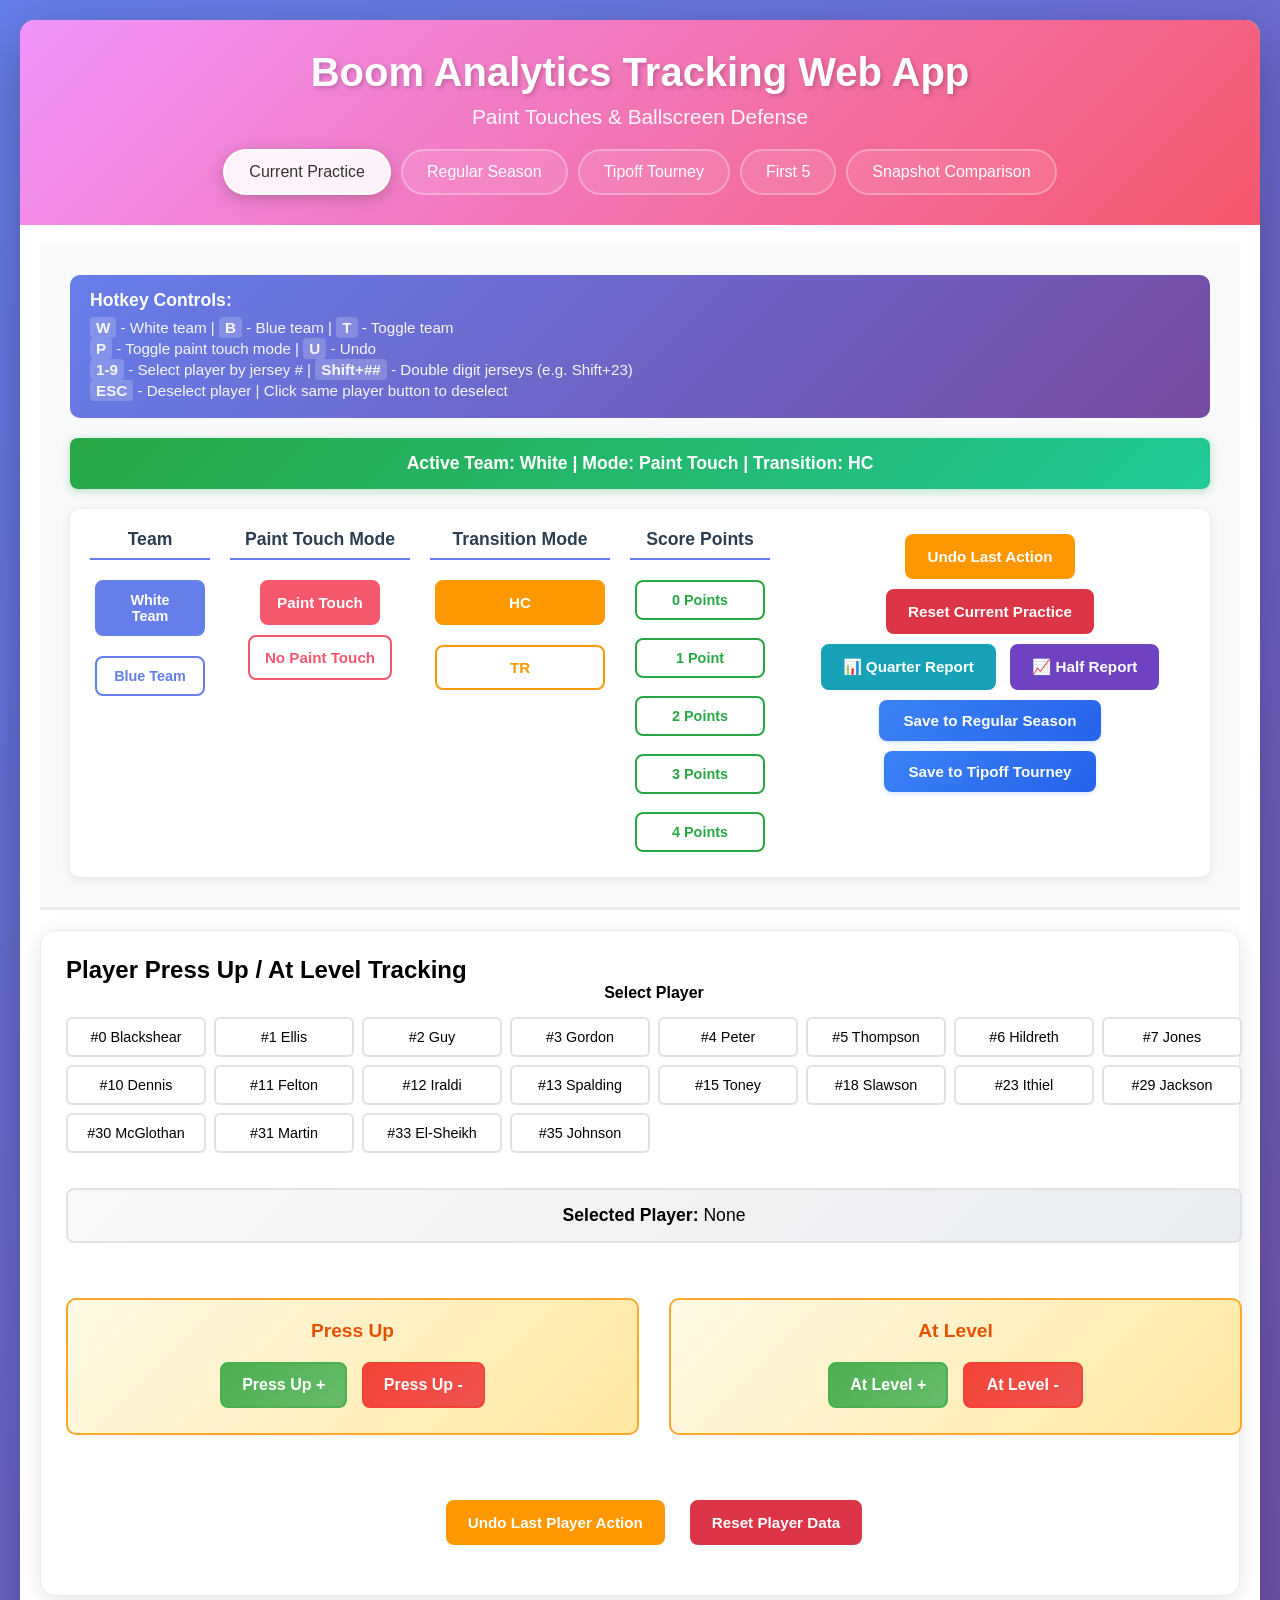
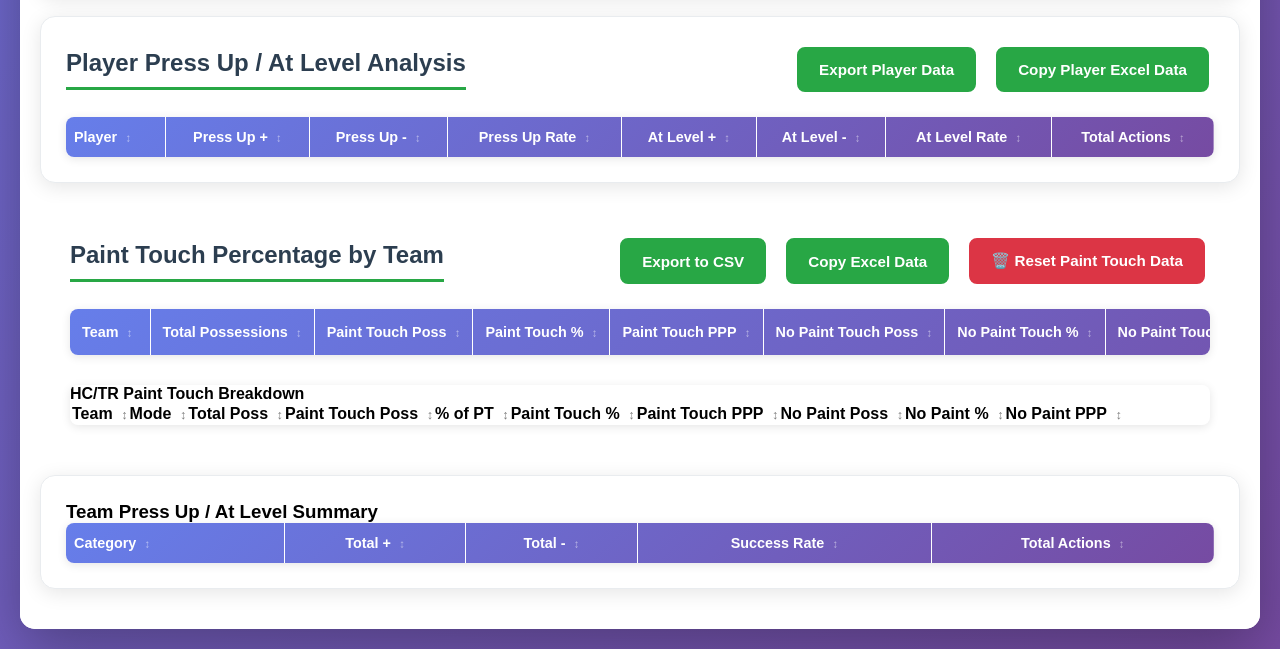
<file: index.html>
<!DOCTYPE html>
<html lang="en">
<head>
    <meta charset="UTF-8">
    <meta name="viewport" content="width=device-width, initial-scale=1.0">
    <title>Boom Paint Touch and Ball Screen Defense Tracker</title>
    <link rel="stylesheet" href="styles.css">
</head>
<body>
    <div class="container">
        <header>
            <h1>Boom Analytics Tracking Web App</h1>
            <h2>Paint Touches & Ballscreen Defense</h2>
            
            <!-- Tab Navigation -->
            <div class="tab-navigation">
                <button class="tab-btn active" data-tab="current-practice">Current Practice</button>
                <button class="tab-btn" data-tab="regular-season">Regular Season</button>
                <button class="tab-btn" data-tab="scrimmage-totals">Tipoff Tourney</button>
                <button class="tab-btn" data-tab="first-5">First 5</button>
                <button class="tab-btn" data-tab="snapshot-comparison">Snapshot Comparison</button>
            </div>
        </header>

        <!-- Current Practice Tab -->
        <div id="current-practice" class="tab-content active">
            <!-- Control Panel -->
            <section class="control-section">
            <div class="hotkey-instructions">
                <h4>Hotkey Controls:</h4>
                <p><strong>W</strong> - White team | <strong>B</strong> - Blue team | <strong>T</strong> - Toggle team</p>
                <p><strong>P</strong> - Toggle paint touch mode | <strong>U</strong> - Undo</p>
                <p><strong>1-9</strong> - Select player by jersey # | <strong>Shift+##</strong> - Double digit jerseys (e.g. Shift+23)</p>
                <p><strong>ESC</strong> - Deselect player | Click same player button to deselect</p>
            </div>
            
            <div class="current-status" id="current-status">
                <strong>Active Team:</strong> White | <strong>Mode:</strong> Paint Touch | <strong>Transition:</strong> HC
            </div>  
            
            <div class="control-panel">
                <div class="team-selection">
                    <h4>Team</h4>
                    <div class="team-buttons-vertical">
                        <button class="team-selector active" data-team="white">White Team</button>
                        <button class="team-selector" data-team="blue">Blue Team</button>
                    </div>
                </div>
                
                <div class="paint-touch-selection">
                    <h4>Paint Touch Mode</h4>
                    <button class="paint-touch-toggle paint-touch active">Paint Touch</button>
                    <button class="paint-touch-toggle no-paint-touch">No Paint Touch</button>
                </div>
                
                <div class="transition-mode-selection">
                    <h4>Transition Mode</h4>
                    <div class="transition-buttons-vertical">
                        <button class="transition-toggle hc-mode active">HC</button>
                        <button class="transition-toggle tr-mode">TR</button>
                    </div>
                </div>
                
                <div class="score-selection">
                    <h4>Score Points</h4>
                    <div class="score-buttons-vertical">
                        <button class="score-btn" data-points="0">0 Points</button>
                        <button class="score-btn" data-points="1">1 Point</button>
                        <button class="score-btn" data-points="2">2 Points</button>
                        <button class="score-btn" data-points="3">3 Points</button>
                        <button class="score-btn" data-points="4">4 Points</button>
                    </div>
                </div>
                
                <div class="action-buttons">
                    <button id="undo-btn" class="undo-btn">Undo Last Action</button>
                    <button id="reset-practice-btn" class="reset-btn">Reset Current Practice</button>
                    <button id="quarter-report-btn" class="quarter-report-btn">📊 Quarter Report</button>
                    <button id="half-report-btn" class="half-report-btn">📈 Half Report</button>
                    <button id="save-regular-season-btn" class="save-scrimmage-btn">Save to Regular Season</button>
                    <button id="save-scrimmage-btn" class="save-scrimmage-btn">Save to Tipoff Tourney</button>
                    <!-- <button id="reset-all-btn" class="reset-all-btn danger-btn">⚠️ DANGER: Reset ALL Season Data</button> -->
                </div>
            </div>
        </section>

        <!-- Scoring Breakdown -->
        <section class="scoring-section" style="display: none;">
            <h3>Scoring Breakdown</h3>
            <div class="stats-table-container">
                <table id="scoring-breakdown-table">
                    <thead>
                        <tr>
                            <th>Team</th>
                            <th>Type</th>
                            <th>0 Points</th>
                            <th>1 Point</th>
                            <th>2 Points</th>
                            <th>3 Points</th>
                            <th>4 Points</th>
                            <th>Total</th>
                        </tr>
                    </thead>
                    <tbody id="scoring-breakdown-tbody">
                        <!-- Scoring breakdown will be populated here -->
                    </tbody>
                </table>
            </div>
        </section>

        <!-- Status Messages -->
        <div id="status-message" class="status-message"></div>

        <!-- Player Press/Level Tracking -->
        <section class="player-tracking-section">
            <h2>Player Press Up / At Level Tracking</h2>
            
            <div class="player-control-panel">
                <div class="player-selection">
                    <h4>Select Player</h4>
                    <div class="player-buttons">
                        <button class="player-btn" data-player="0">#0 Blackshear</button>
                        <button class="player-btn" data-player="1">#1 Ellis</button>
                        <button class="player-btn" data-player="2">#2 Guy</button>
                        <button class="player-btn" data-player="3">#3 Gordon</button>
                        <button class="player-btn" data-player="4">#4 Peter</button>
                        <button class="player-btn" data-player="5">#5 Thompson</button>
                        <button class="player-btn" data-player="6">#6 Hildreth</button>
                        <button class="player-btn" data-player="7">#7 Jones</button>
                        <button class="player-btn" data-player="10">#10 Dennis</button>
                        <button class="player-btn" data-player="11">#11 Felton</button>
                        <button class="player-btn" data-player="12">#12 Iraldi</button>
                        <button class="player-btn" data-player="13">#13 Spalding</button>
                        <button class="player-btn" data-player="15">#15 Toney</button>
                        <button class="player-btn" data-player="18">#18 Slawson</button>
                        <button class="player-btn" data-player="23">#23 Ithiel</button>
                        <button class="player-btn" data-player="29">#29 Jackson</button>
                        <button class="player-btn" data-player="30">#30 McGlothan</button>
                        <button class="player-btn" data-player="31">#31 Martin</button>
                        <button class="player-btn" data-player="33">#33 El-Sheikh</button>
                        <button class="player-btn" data-player="35">#35 Johnson</button>
                    </div>
                </div>
                
                <div class="current-player-status" id="current-player-status">
                    <strong>Selected Player:</strong> None
                </div>
                
                <div class="press-level-actions">
                    <div class="press-up-section">
                        <h4>Press Up</h4>
                        <button class="press-btn positive" data-type="pressUp" data-value="1">Press Up +</button>
                        <button class="press-btn negative" data-type="pressUp" data-value="-1">Press Up -</button>
                    </div>
                    
                    <div class="at-level-section">
                        <h4>At Level</h4>
                        <button class="press-btn positive" data-type="atLevel" data-value="1">At Level +</button>
                        <button class="press-btn negative" data-type="atLevel" data-value="-1">At Level -</button>
                    </div>
                </div>
                
                <div class="player-action-buttons">
                    <button id="undo-player-btn" class="undo-btn">Undo Last Player Action</button>
                    <button id="reset-player-btn" class="reset-btn">Reset Player Data</button>
                </div>
            </div>
        </section>

        <!-- Player Statistics Display -->
        <section class="player-stats-section">
            <div class="stats-header">
                <h3>Player Press Up / At Level Analysis</h3>
                <div class="export-buttons">
                    <button id="export-player-csv-btn" class="export-btn">Export Player Data</button>
                    <button id="copy-player-excel-btn" class="export-btn">Copy Player Excel Data</button>
                </div>
            </div>
            <div class="stats-table-container">
                <table id="player-stats-table">
                    <thead>
                        <tr>
                            <th class="sortable" data-column="player">Player</th>
                            <th class="sortable" data-column="pressUpPos">Press Up +</th>
                            <th class="sortable" data-column="pressUpNeg">Press Up -</th>
                            <th class="sortable" data-column="pressUpRate">Press Up Rate</th>
                            <th class="sortable" data-column="atLevelPos">At Level +</th>
                            <th class="sortable" data-column="atLevelNeg">At Level -</th>
                            <th class="sortable" data-column="atLevelRate">At Level Rate</th>
                            <th class="sortable" data-column="totalActions">Total Actions</th>
                        </tr>
                    </thead>
                    <tbody id="player-stats-tbody">
                        <!-- Player stats will be populated here -->
                    </tbody>
                </table>
            </div>
        </section>

        <!-- Paint Touch Percentage Analysis -->
        <section class="paint-percentage-section">
            <div class="stats-header">
                <h3>Paint Touch Percentage by Team</h3>
                <div class="export-buttons">
                    <button id="export-csv-btn" class="export-btn">Export to CSV</button>
                    <button id="export-excel-btn" class="export-btn">Copy Excel Data</button>
                    <button id="reset-paint-touch-btn" class="reset-btn">🗑️ Reset Paint Touch Data</button>
                </div>
            </div>
            <div class="stats-table-container">
                <table id="paint-percentage-table">
                    <thead>
                        <tr>
                            <th class="sortable" data-column="team">Team</th>
                            <th class="sortable" data-column="totalPoss">Total Possessions</th>
                            <th class="sortable" data-column="paintPoss">Paint Touch Poss</th>
                            <th class="sortable" data-column="paintPercent">Paint Touch %</th>
                            <th class="sortable" data-column="paintPPP">Paint Touch PPP</th>
                            <th class="sortable" data-column="noPaintPoss">No Paint Touch Poss</th>
                            <th class="sortable" data-column="noPaintPercent">No Paint Touch %</th>
                            <th class="sortable" data-column="noPaintPPP">No Paint Touch PPP</th>
                            <th class="sortable" data-column="trPercent">TR %</th>
                            <th class="sortable" data-column="hcPPP">HC PPP</th>
                            <th class="sortable" data-column="trPPP">TR PPP</th>
                        </tr>
                    </thead>
                    <tbody id="paint-percentage-tbody">
                        <!-- Paint touch percentages will be populated here -->
                    </tbody>
                </table>
            </div>
            
            <!-- HC/TR Paint Touch Breakdown -->
            <div class="stats-table-container" style="margin-top: 30px;">
                <h4>HC/TR Paint Touch Breakdown</h4>
                <table id="hc-tr-breakdown-table">
                    <thead>
                        <tr>
                            <th class="sortable" data-column="team">Team</th>
                            <th class="sortable" data-column="mode">Mode</th>
                            <th class="sortable" data-column="totalPoss">Total Poss</th>
                            <th class="sortable" data-column="paintPoss">Paint Touch Poss</th>
                            <th class="sortable" data-column="ptPercent">% of PT</th>
                            <th class="sortable" data-column="paintPercent">Paint Touch %</th>
                            <th class="sortable" data-column="paintPPP">Paint Touch PPP</th>
                            <th class="sortable" data-column="noPaintPoss">No Paint Poss</th>
                            <th class="sortable" data-column="noPaintPercent">No Paint %</th>
                            <th class="sortable" data-column="noPaintPPP">No Paint PPP</th>
                        </tr>
                    </thead>
                    <tbody id="hc-tr-breakdown-tbody">
                        <!-- HC/TR breakdown will be populated here -->
                    </tbody>
                </table>
            </div>
        </section>

        <!-- Statistics Display -->
        <section class="stats-section" style="display: none;">
            <div class="stats-header">
                <h3>Team Paint Touch Analysis</h3>
                <div class="export-buttons">
                    <button id="export-csv-btn" class="export-btn">Export to CSV</button>
                    <button id="export-excel-btn" class="export-btn">Copy Excel Data</button>
                </div>
            </div>
            <div class="stats-table-container">
                <table id="team-stats-table">
                    <thead>
                        <tr>
                            <th>Team</th>
                            <th>Type</th>
                            <th>Possessions</th>
                            <th>Total Points</th>
                            <th>Points Per Possession</th>
                        </tr>
                    </thead>
                    <tbody id="team-stats-tbody">
                        <!-- Team stats will be populated here -->
                    </tbody>
                </table>
            </div>
        </section>

        <!-- Team Press/Level Summary -->
        <section class="team-press-stats-section">
            <h3>Team Press Up / At Level Summary</h3>
            <div class="stats-table-container">
                <table id="team-press-stats-table">
                    <thead>
                        <tr>
                            <th class="sortable" data-column="category">Category</th>
                            <th class="sortable" data-column="totalPos">Total +</th>
                            <th class="sortable" data-column="totalNeg">Total -</th>
                            <th class="sortable" data-column="successRate">Success Rate</th>
                            <th class="sortable" data-column="totalActions">Total Actions</th>
                        </tr>
                    </thead>
                    <tbody id="team-press-stats-tbody">
                        <!-- Team press stats will be populated here -->
                    </tbody>
                </table>
            </div>
        </section>
        </div>

        <!-- Regular Season Tab -->
        <div id="regular-season" class="tab-content">
            <!-- Regular Season Display -->
            <section class="regular-season-stats-section">
                <div class="stats-header">
                    <h3>Regular Season Totals (Cumulative)</h3>
                    <div class="google-sheets-loader">
                        <input type="text" id="regular-season-script-url" placeholder="Paste your Google Apps Script URL here (one-time setup)..." class="sheet-url-input">
                        <button id="save-regular-season-script-url-btn" class="export-btn">💾 Connect to Google Sheets</button>
                        <button id="sync-regular-season-now-btn" class="export-btn" style="display: none;">🔄 Sync Now</button>
                    </div>
                    <div class="export-buttons">
                        <button id="load-regular-season-json-btn" class="export-btn">📥 Load from JSON</button>
                        <button id="reset-regular-season-totals-btn" class="reset-scrimmage-totals-btn danger-btn">Clear Regular Season Data</button>
                    </div>
                    
                    <!-- Snapshot Manager -->
                    <div class="snapshot-manager" style="margin: 20px 0; padding: 15px; background: #f8f9fa; border-radius: 8px; border: 2px solid #e1e4e8;">
                        <h4 style="margin: 0 0 10px 0; color: #24292e;">📸 Historical Snapshots</h4>
                        <div style="display: flex; gap: 10px; margin-bottom: 10px;">
                            <button id="create-regular-season-snapshot-btn" class="export-btn" style="flex: 1;">📾 Create Snapshot</button>
                            <button id="view-regular-season-snapshots-btn" class="export-btn" style="flex: 1;">📋 View Snapshots</button>
                            <button id="back-to-regular-season-btn" class="export-btn" style="flex: 1; display: none; background: #10b981;">📊 Back to Season Total</button>
                        </div>
                        <div id="regular-season-snapshot-viewer" style="display: none; margin-top: 10px;">
                            <label style="display: block; margin-bottom: 5px; font-weight: bold;">Load Historical Data:</label>
                            <select id="regular-season-snapshot-selector" style="width: 100%; padding: 8px; border-radius: 4px; border: 1px solid #d1d5da; margin-bottom: 10px;">
                                <option value="">-- Select a snapshot --</option>
                            </select>
                            <div style="display: flex; gap: 10px;">
                                <button id="load-regular-season-snapshot-btn" class="export-btn" style="flex: 1;">Load Selected</button>
                                <button id="rename-regular-season-snapshot-btn" class="export-btn" style="flex: 1;">Rename</button>
                                <button id="delete-regular-season-snapshot-btn" class="danger-btn" style="flex: 1;">Delete Selected</button>
                                <button id="close-regular-season-snapshots-btn" class="export-btn" style="flex: 0.5;">Close</button>
                            </div>
                        </div>
                        <p style="margin: 10px 0 0 0; font-size: 12px; color: #586069;">💡 Create snapshots to save historical views of your Regular Season data at any point in time</p>
                    </div>
                    
                    <div class="season-summary">
                        <p>This section shows your running totals for regular season games. Use "Save to Regular Season" to add current practice data to these totals.</p>
                        <p><small>💡 <a href="#" id="regular-season-setup-instructions-link" style="color: #667eea; text-decoration: underline;">Click here for Google Sheets auto-sync setup (2 min)</a></small></p>
                    </div>
                </div>

                <!-- Regular Season Paint Touch Table -->
                <div class="table-container">
                    <h4>Regular Season Paint Touch Analysis</h4>
                    <table id="regular-season-paint-percentage-table" class="stats-table">
                        <thead>
                            <tr>
                                <th data-column="team" class="sortable">Team</th>
                                <th data-column="totalPoss" class="sortable">Total Possessions</th>
                                <th data-column="paintPoss" class="sortable">Paint Touch Possessions</th>
                                <th data-column="paintPercent" class="sortable">Paint Touch %</th>
                                <th data-column="paintPPP" class="sortable">Paint Touch PPP</th>
                                <th data-column="noPaintPoss" class="sortable">No Paint Touch Possessions</th>
                                <th data-column="noPaintPercent" class="sortable">No Paint Touch %</th>
                                <th data-column="noPaintPPP" class="sortable">No Paint Touch PPP</th>
                                <th data-column="trPercent" class="sortable">TR %</th>
                                <th data-column="hcPPP" class="sortable">HC PPP</th>
                                <th data-column="trPPP" class="sortable">TR PPP</th>
                            </tr>
                        </thead>
                        <tbody id="regular-season-paint-percentage-tbody">
                            <!-- Regular Season data will be populated here -->
                        </tbody>
                    </table>
                </div>

                <!-- Regular Season HC/TR Paint Touch Breakdown -->
                <div class="table-container">
                    <h4>Regular Season HC/TR Paint Touch Breakdown</h4>
                    <table id="regular-season-hc-tr-breakdown-table" class="stats-table">
                        <thead>
                            <tr>
                                <th class="sortable" data-column="team">Team</th>
                                <th class="sortable" data-column="mode">Mode</th>
                                <th class="sortable" data-column="totalPoss">Total Poss</th>
                                <th class="sortable" data-column="paintPoss">Paint Touch Poss</th>
                                <th class="sortable" data-column="ptPercent">% of PT</th>
                                <th class="sortable" data-column="paintPercent">Paint Touch %</th>
                                <th class="sortable" data-column="paintPPP">Paint Touch PPP</th>
                                <th class="sortable" data-column="noPaintPoss">No Paint Poss</th>
                                <th class="sortable" data-column="noPaintPercent">No Paint %</th>
                                <th class="sortable" data-column="noPaintPPP">No Paint PPP</th>
                            </tr>
                        </thead>
                        <tbody id="regular-season-hc-tr-breakdown-tbody">
                            <!-- Regular Season HC/TR breakdown will be populated here -->
                        </tbody>
                    </table>
                </div>

                <!-- Regular Season Player Stats Table -->
                <div class="table-container">
                    <h4>Regular Season Player Ballscreen Defense</h4>
                    <table id="regular-season-player-stats-table" class="stats-table">
                        <thead>
                            <tr>
                                <th data-column="player" class="sortable">Player</th>
                                <th data-column="pressUpTotal" class="sortable">Press Up Totals</th>
                                <th data-column="pressUpRate" class="sortable">Press Up %</th>
                                <th data-column="atLevelTotal" class="sortable">At Level Totals</th>
                                <th data-column="atLevelRate" class="sortable">At Level %</th>
                                <th data-column="totalActions" class="sortable">Total Actions</th>
                            </tr>
                        </thead>
                        <tbody id="regular-season-player-stats-tbody">
                            <!-- Regular Season player data will be populated here -->
                        </tbody>
                    </table>
                </div>

                <!-- Regular Season Team Press Stats Table -->
                <div class="table-container">
                    <h4>Regular Season Team Ballscreen Defense</h4>
                    <table id="regular-season-team-press-stats-table" class="stats-table">
                        <thead>
                            <tr>
                                <th data-column="category" class="sortable">Category</th>
                                <th data-column="totalPos" class="sortable">Total Positive</th>
                                <th data-column="totalNeg" class="sortable">Total Negative</th>
                                <th data-column="successRate" class="sortable">Success Rate</th>
                                <th data-column="totalActions" class="sortable">Total Actions</th>
                            </tr>
                        </thead>
                        <tbody id="regular-season-team-press-stats-tbody">
                            <!-- Regular Season team press stats will be populated here -->
                        </tbody>
                    </table>
                </div>
            </section>
        </div>

        <!-- Scrimmage Totals Tab -->
        <div id="scrimmage-totals" class="tab-content">
            <!-- Scrimmage Totals Display -->
            <section class="scrimmage-stats-section">
                <div class="stats-header">
                    <h3>Season Totals (Cumulative Across All Games)</h3>
                    <div class="google-sheets-loader">
                        <input type="text" id="google-script-url" placeholder="Paste your Google Apps Script URL here (one-time setup)..." class="sheet-url-input">
                        <button id="save-script-url-btn" class="export-btn">💾 Connect to Google Sheets</button>
                        <button id="sync-now-btn" class="export-btn" style="display: none;">🔄 Sync Now</button>
                    </div>
                    <div class="export-buttons">
                        <button id="load-json-btn" class="export-btn">📥 Load from JSON</button>
                        <button id="reset-scrimmage-totals-btn" class="reset-scrimmage-totals-btn danger-btn">Clear Scrimmage Data</button>
                    </div>
                    
                    <!-- Snapshot Manager -->
                    <div class="snapshot-manager" style="margin: 20px 0; padding: 15px; background: #f8f9fa; border-radius: 8px; border: 2px solid #e1e4e8;">
                        <h4 style="margin: 0 0 10px 0; color: #24292e;">📸 Historical Snapshots</h4>
                        <div style="display: flex; gap: 10px; margin-bottom: 10px;">
                            <button id="create-snapshot-btn" class="export-btn" style="flex: 1;">📾 Create Snapshot</button>
                            <button id="view-snapshots-btn" class="export-btn" style="flex: 1;">📋 View Snapshots</button>
                            <button id="back-to-previous-btn" class="export-btn" style="flex: 1; display: none; background: #10b981;">📊 Back to Season Total</button>
                        </div>
                        <div id="snapshot-viewer" style="display: none; margin-top: 10px;">
                            <label style="display: block; margin-bottom: 5px; font-weight: bold;">Load Historical Data:</label>
                            <select id="snapshot-selector" style="width: 100%; padding: 8px; border-radius: 4px; border: 1px solid #d1d5da; margin-bottom: 10px;">
                                <option value="">-- Select a snapshot --</option>
                            </select>
                            <div style="display: flex; gap: 10px;">
                                <button id="load-snapshot-btn" class="export-btn" style="flex: 1;">Load Selected</button>
                                <button id="rename-snapshot-btn" class="export-btn" style="flex: 1;">Rename</button>
                                <button id="delete-snapshot-btn" class="danger-btn" style="flex: 1;">Delete Selected</button>
                                <button id="close-snapshots-btn" class="export-btn" style="flex: 0.5;">Close</button>
                            </div>
                        </div>
                        <p style="margin: 10px 0 0 0; font-size: 12px; color: #586069;">💡 Create snapshots to save historical views of your game data at any point in time</p>
                    </div>
                    
                    <div class="scrimmage-summary">
                        <p>This section shows your running totals for actual games only. Use "Save to Games" to add current practice data to these totals.</p>
                        <p><small>💡 <a href="#" id="setup-instructions-link" style="color: #667eea; text-decoration: underline;">Click here for Google Sheets auto-sync setup (2 min)</a></small></p>
                    </div>
                </div>

                <!-- Scrimmage Paint Touch Table -->
                <div class="table-container">
                    <h4>Season Paint Touch Analysis</h4>
                    <table id="scrimmage-paint-percentage-table" class="stats-table">
                        <thead>
                            <tr>
                                <th data-column="team" class="sortable">Team</th>
                                <th data-column="totalPoss" class="sortable">Total Possessions</th>
                                <th data-column="paintPoss" class="sortable">Paint Touch Possessions</th>
                                <th data-column="paintPercent" class="sortable">Paint Touch %</th>
                                <th data-column="paintPPP" class="sortable">Paint Touch PPP</th>
                                <th data-column="noPaintPoss" class="sortable">No Paint Touch Possessions</th>
                                <th data-column="noPaintPercent" class="sortable">No Paint Touch %</th>
                                <th data-column="noPaintPPP" class="sortable">No Paint Touch PPP</th>
                                <th data-column="trPercent" class="sortable">TR %</th>
                                <th data-column="hcPPP" class="sortable">HC PPP</th>
                                <th data-column="trPPP" class="sortable">TR PPP</th>
                            </tr>
                        </thead>
                        <tbody id="scrimmage-paint-percentage-tbody">
                            <!-- Scrimmage data will be populated here -->
                        </tbody>
                    </table>
                </div>

                <!-- Tipoff Tourney HC/TR Paint Touch Breakdown -->
                <div class="table-container">
                    <h4>Tipoff Tourney HC/TR Paint Touch Breakdown</h4>
                    <table id="scrimmage-hc-tr-breakdown-table" class="stats-table">
                        <thead>
                            <tr>
                                <th class="sortable" data-column="team">Team</th>
                                <th class="sortable" data-column="mode">Mode</th>
                                <th class="sortable" data-column="totalPoss">Total Poss</th>
                                <th class="sortable" data-column="paintPoss">Paint Touch Poss</th>
                                <th class="sortable" data-column="ptPercent">% of PT</th>
                                <th class="sortable" data-column="paintPercent">Paint Touch %</th>
                                <th class="sortable" data-column="paintPPP">Paint Touch PPP</th>
                                <th class="sortable" data-column="noPaintPoss">No Paint Poss</th>
                                <th class="sortable" data-column="noPaintPercent">No Paint %</th>
                                <th class="sortable" data-column="noPaintPPP">No Paint PPP</th>
                            </tr>
                        </thead>
                        <tbody id="scrimmage-hc-tr-breakdown-tbody">
                            <!-- Tipoff Tourney HC/TR breakdown will be populated here -->
                        </tbody>
                    </table>
                </div>

                <!-- Scrimmage Player Stats Table -->
                <div class="table-container">
                    <h4>Season Player Ballscreen Defense</h4>
                    <table id="scrimmage-player-stats-table" class="stats-table">
                        <thead>
                            <tr>
                                <th data-column="player" class="sortable">Player</th>
                                <th data-column="pressUpTotal" class="sortable">Press Up Totals</th>
                                <th data-column="pressUpRate" class="sortable">Press Up %</th>
                                <th data-column="atLevelTotal" class="sortable">At Level Totals</th>
                                <th data-column="atLevelRate" class="sortable">At Level %</th>
                                <th data-column="totalActions" class="sortable">Total Actions</th>
                            </tr>
                        </thead>
                        <tbody id="scrimmage-player-stats-tbody">
                            <!-- Scrimmage player data will be populated here -->
                        </tbody>
                    </table>
                </div>

                <!-- Scrimmage Team Press Stats Table -->
                <div class="table-container">
                    <h4>Season Team Ballscreen Defense</h4>
                    <table id="scrimmage-team-press-stats-table" class="stats-table">
                        <thead>
                            <tr>
                                <th data-column="category" class="sortable">Category</th>
                                <th data-column="totalPos" class="sortable">Total Positive</th>
                                <th data-column="totalNeg" class="sortable">Total Negative</th>
                                <th data-column="successRate" class="sortable">Success Rate</th>
                                <th data-column="totalActions" class="sortable">Total Actions</th>
                            </tr>
                        </thead>
                        <tbody id="scrimmage-team-press-stats-tbody">
                            <!-- Scrimmage team press stats will be populated here -->
                        </tbody>
                    </table>
                </div>
            </section>
        </div>

        <!-- First 5 Games Tab -->
        <div id="first-5" class="tab-content">
            <!-- First 5 Games Display -->
            <section class="first5-stats-section">
                <div class="stats-header">
                    <h3>First 5 Games (Through 11/16/2024)</h3>
                    <div class="scrimmage-summary">
                        <p>Historical snapshot of stats through the first 5 games of the season.</p>
                    </div>
                </div>

                <!-- First 5 Paint Touch Table -->
                <div class="table-container">
                    <h4>Paint Touch Analysis (First 5 Games)</h4>
                    <table id="first5-paint-percentage-table" class="stats-table">
                        <thead>
                            <tr>
                                <th>Team</th>
                                <th>Total Possessions</th>
                                <th>Paint Touch Possessions</th>
                                <th>Paint Touch %</th>
                                <th>Paint Touch PPP</th>
                                <th>No Paint Touch Possessions</th>
                                <th>No Paint Touch %</th>
                                <th>No Paint Touch PPP</th>
                            </tr>
                        </thead>
                        <tbody id="first5-paint-percentage-tbody">
                            <!-- First 5 data will be populated here -->
                        </tbody>
                    </table>
                </div>

                <!-- First 5 Player Stats Table -->
                <div class="table-container">
                    <h4>Player Ballscreen Defense (First 5 Games)</h4>
                    <table id="first5-player-stats-table" class="stats-table">
                        <thead>
                            <tr>
                                <th>Player</th>
                                <th>Press Up +</th>
                                <th>Press Up -</th>
                                <th>Press Up %</th>
                                <th>At Level +</th>
                                <th>At Level -</th>
                                <th>At Level %</th>
                                <th>Total Actions</th>
                            </tr>
                        </thead>
                        <tbody id="first5-player-stats-tbody">
                            <!-- First 5 player data will be populated here -->
                        </tbody>
                    </table>
                </div>

                <!-- First 5 Team Press Stats Table -->
                <div class="table-container">
                    <h4>Team Ballscreen Defense (First 5 Games)</h4>
                    <table id="first5-team-press-stats-table" class="stats-table">
                        <thead>
                            <tr>
                                <th>Category</th>
                                <th>Total Positive</th>
                                <th>Total Negative</th>
                                <th>Success Rate</th>
                                <th>Total Actions</th>
                            </tr>
                        </thead>
                        <tbody id="first5-team-press-stats-tbody">
                            <!-- First 5 team press stats will be populated here -->
                        </tbody>
                    </table>
                </div>
            </section>
        </div>

        <!-- Snapshot Comparison Tab -->
        <div id="snapshot-comparison" class="tab-content">
            <section class="comparison-section">
                <div class="stats-header">
                    <h3>📊 Snapshot Comparison Analysis</h3>
                    <p style="color: #586069; margin-top: 10px;">Compare stats between two snapshots to analyze performance over a specific timespan</p>
                </div>

                <div class="comparison-controls" style="background: #f6f8fa; padding: 20px; border-radius: 8px; margin: 20px 0;">
                    <div style="display: grid; grid-template-columns: 1fr 1fr; gap: 20px; margin-bottom: 15px;">
                        <div>
                            <label style="display: block; font-weight: bold; margin-bottom: 8px;">Start Snapshot (Earlier):</label>
                            <select id="comparison-start-snapshot" style="width: 100%; padding: 10px; border-radius: 4px; border: 1px solid #d1d5da;">
                                <option value="">-- Select start snapshot --</option>
                            </select>
                        </div>
                        <div>
                            <label style="display: block; font-weight: bold; margin-bottom: 8px;">End Snapshot (Later):</label>
                            <select id="comparison-end-snapshot" style="width: 100%; padding: 10px; border-radius: 4px; border: 1px solid #d1d5da;">
                                <option value="">-- Select end snapshot --</option>
                            </select>
                        </div>
                    </div>
                    <button id="calculate-comparison-btn" class="export-btn" style="width: 100%; padding: 12px; font-size: 16px;">Calculate Difference</button>
                </div>

                <div id="comparison-results" style="display: none;">
                    <div class="comparison-info" style="background: #e1f5fe; padding: 15px; border-radius: 8px; margin-bottom: 20px;">
                        <h4 style="margin: 0 0 10px 0;">Analysis Period:</h4>
                        <p id="comparison-period-info" style="margin: 0; font-size: 14px;"></p>
                    </div>

                    <!-- Comparison Paint Touch Table -->
                    <div class="table-container">
                        <h4>Paint Touch Analysis (Difference)</h4>
                        <table id="comparison-paint-table" class="stats-table">
                            <thead>
                                <tr>
                                    <th class="sortable" data-column="team">Team</th>
                                    <th class="sortable" data-column="totalPoss">Total Possessions</th>
                                    <th class="sortable" data-column="paintPoss">Paint Touch Possessions</th>
                                    <th class="sortable" data-column="paintPercent">Paint Touch %</th>
                                    <th class="sortable" data-column="paintPPP">Paint Touch PPP</th>
                                    <th class="sortable" data-column="noPaintPoss">No Paint Touch Possessions</th>
                                    <th class="sortable" data-column="noPaintPercent">No Paint Touch %</th>
                                    <th class="sortable" data-column="noPaintPPP">No Paint Touch PPP</th>
                                    <th class="sortable" data-column="trPercent">TR%</th>
                                    <th class="sortable" data-column="hcPPP">HC PPP</th>
                                    <th class="sortable" data-column="trPPP">TR PPP</th>
                                </tr>
                            </thead>
                            <tbody id="comparison-paint-tbody">
                            </tbody>
                        </table>
                    </div>

                    <!-- Comparison Player Stats Table -->
                    <div class="table-container">
                        <h4>Player Ballscreen Defense (Difference)</h4>
                        <table id="comparison-player-table" class="stats-table">
                            <thead>
                                <tr>
                                    <th class="sortable" data-column="player">Player</th>
                                    <th class="sortable" data-column="pressUpTotal">Press Up Actions</th>
                                    <th class="sortable" data-column="pressUpRate">Press Up %</th>
                                    <th class="sortable" data-column="atLevelTotal">At Level Actions</th>
                                    <th class="sortable" data-column="atLevelRate">At Level %</th>
                                    <th class="sortable" data-column="totalActions">Total Actions</th>
                                </tr>
                            </thead>
                            <tbody id="comparison-player-tbody">
                            </tbody>
                        </table>
                    </div>

                    <!-- Comparison Team Press Stats Table -->
                    <div class="table-container">
                        <h4>Team Ballscreen Defense (Difference)</h4>
                        <table id="comparison-team-press-table" class="stats-table">
                            <thead>
                                <tr>
                                    <th class="sortable" data-column="category">Category</th>
                                    <th class="sortable" data-column="totalActions">Total Actions</th>
                                    <th class="sortable" data-column="successRate">Success Rate</th>
                                </tr>
                            </thead>
                            <tbody id="comparison-team-press-tbody">
                            </tbody>
                        </table>
                    </div>
                </div>
            </section>
        </div>
    </div>

    <script src="app.js"></script>
</body>
</html>
</file>
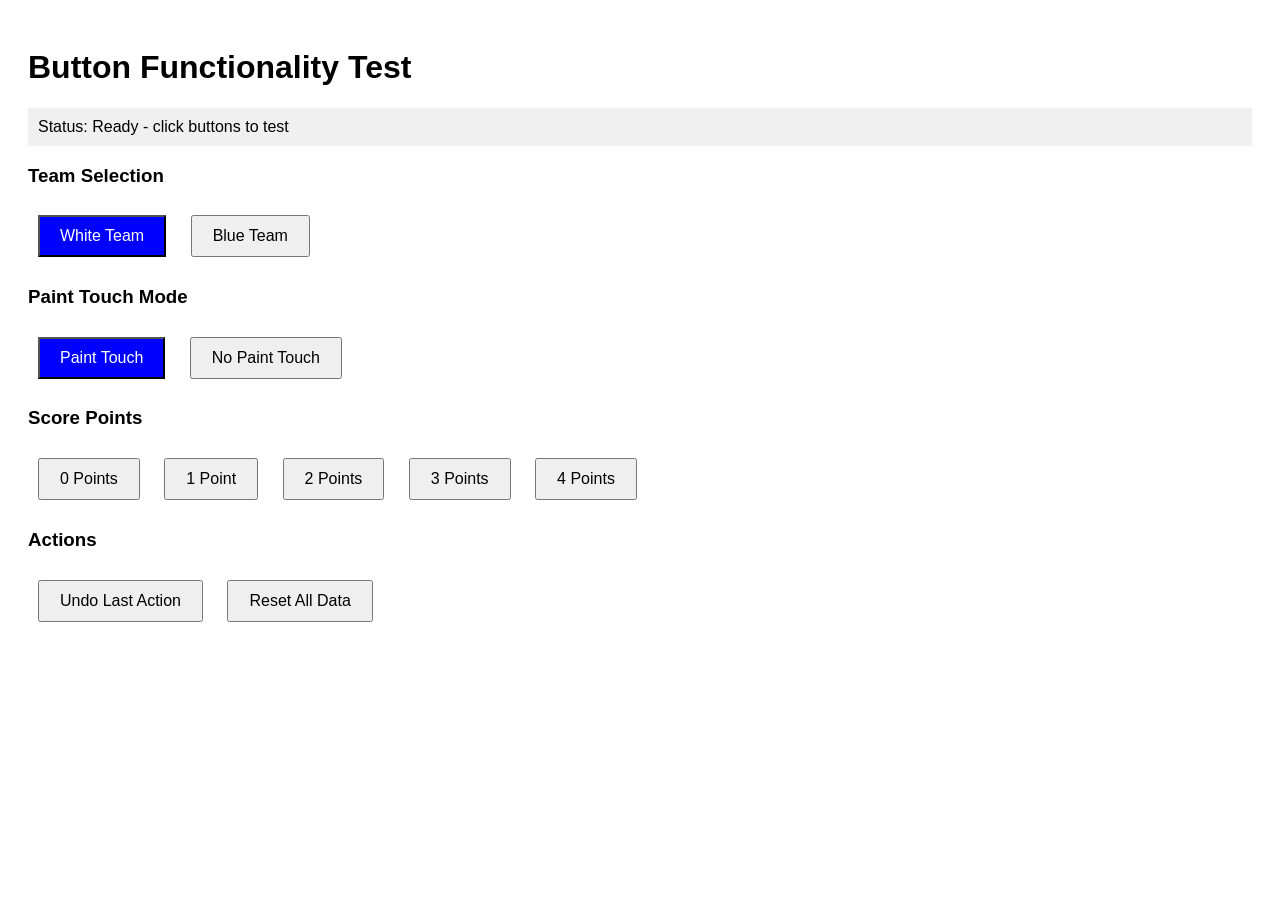
<file: test.html>
<!DOCTYPE html>
<html lang="en">
<head>
    <meta charset="UTF-8">
    <meta name="viewport" content="width=device-width, initial-scale=1.0">
    <title>Button Test</title>
    <style>
        body { font-family: Arial, sans-serif; padding: 20px; }
        button { padding: 10px 20px; margin: 10px; font-size: 16px; cursor: pointer; }
        .active { background: blue; color: white; }
        #status { padding: 10px; margin: 10px 0; background: #f0f0f0; }
    </style>
</head>
<body>
    <h1>Button Functionality Test</h1>
    
    <div id="status">Status: Ready</div>
    
    <h3>Team Selection</h3>
    <button id="white-btn" class="team-selector active" data-team="white">White Team</button>
    <button id="blue-btn" class="team-selector" data-team="blue">Blue Team</button>
    
    <h3>Paint Touch Mode</h3>
    <button id="paint-btn" class="paint-touch-toggle paint-touch active">Paint Touch</button>
    <button id="no-paint-btn" class="paint-touch-toggle no-paint-touch">No Paint Touch</button>
    
    <h3>Score Points</h3>
    <button class="score-btn" data-points="0">0 Points</button>
    <button class="score-btn" data-points="1">1 Point</button>
    <button class="score-btn" data-points="2">2 Points</button>
    <button class="score-btn" data-points="3">3 Points</button>
    <button class="score-btn" data-points="4">4 Points</button>
    
    <h3>Actions</h3>
    <button id="undo-btn">Undo Last Action</button>
    <button id="reset-btn">Reset All Data</button>

    <script>
        // Simple test variables
        let activeTeam = 'white';
        let activePaintTouch = true;
        let actionCount = 0;

        function updateStatus(message) {
            document.getElementById('status').textContent = 'Status: ' + message;
            console.log('Status:', message);
        }

        function updateActiveTeam(team) {
            activeTeam = team;
            document.querySelectorAll('.team-selector').forEach(btn => {
                btn.classList.remove('active');
            });
            document.querySelector(`[data-team="${team}"]`).classList.add('active');
            updateStatus(`Active team: ${team}`);
        }

        function updatePaintMode(hasPaintTouch) {
            activePaintTouch = hasPaintTouch;
            document.querySelectorAll('.paint-touch-toggle').forEach(btn => {
                btn.classList.remove('active');
            });
            if (hasPaintTouch) {
                document.querySelector('.paint-touch').classList.add('active');
                updateStatus('Mode: Paint Touch');
            } else {
                document.querySelector('.no-paint-touch').classList.add('active');
                updateStatus('Mode: No Paint Touch');
            }
        }

        function recordScore(points) {
            actionCount++;
            const touchType = activePaintTouch ? 'with paint touch' : 'without paint touch';
            updateStatus(`Action ${actionCount}: ${activeTeam} team scored ${points} points ${touchType}`);
        }

        function undoAction() {
            if (actionCount > 0) {
                actionCount--;
                updateStatus(`Undone action. Remaining actions: ${actionCount}`);
            } else {
                updateStatus('No actions to undo!');
            }
        }

        function resetData() {
            actionCount = 0;
            updateStatus('All data reset');
        }

        // Event listeners
        document.addEventListener('DOMContentLoaded', function() {
            console.log('DOM loaded, setting up event listeners...');
            
            // Team selection
            document.querySelectorAll('.team-selector').forEach(btn => {
                btn.addEventListener('click', function() {
                    console.log('Team button clicked:', this.dataset.team);
                    updateActiveTeam(this.dataset.team);
                });
            });
            
            // Paint touch toggle
            document.querySelector('.paint-touch').addEventListener('click', function() {
                console.log('Paint touch button clicked');
                updatePaintMode(true);
            });
            
            document.querySelector('.no-paint-touch').addEventListener('click', function() {
                console.log('No paint touch button clicked');
                updatePaintMode(false);
            });
            
            // Score buttons
            document.querySelectorAll('.score-btn').forEach(btn => {
                btn.addEventListener('click', function() {
                    const points = parseInt(this.dataset.points);
                    console.log('Score button clicked:', points);
                    recordScore(points);
                });
            });
            
            // Action buttons
            document.getElementById('undo-btn').addEventListener('click', function() {
                console.log('Undo button clicked');
                undoAction();
            });
            
            document.getElementById('reset-btn').addEventListener('click', function() {
                console.log('Reset button clicked');
                resetData();
            });
            
            console.log('All event listeners set up successfully');
            updateStatus('Ready - click buttons to test');
        });
    </script>
</body>
</html>
</file>
<file: styles.css>
* {
    margin: 0;
    padding: 0;
    box-sizing: border-box;
}

body {
    font-family: 'Segoe UI', Tahoma, Geneva, Verdana, sans-serif;
    background: linear-gradient(135deg, #667eea 0%, #764ba2 100%);
    min-height: 100vh;
    padding: 20px;
}

.container {
    max-width: 1400px;
    margin: 0 auto;
    background: white;
    border-radius: 15px;
    box-shadow: 0 20px 60px rgba(0,0,0,0.3);
    overflow: hidden;
}

header {
    background: linear-gradient(135deg, #f093fb 0%, #f5576c 100%);
    color: white;
    padding: 30px;
    text-align: center;
}

header h1 {
    font-size: 2.5em;
    margin-bottom: 10px;
    text-shadow: 2px 2px 4px rgba(0,0,0,0.2);
}

header h2 {
    font-size: 1.3em;
    font-weight: 300;
    opacity: 0.95;
    margin-bottom: 20px;
}

/* Tab Navigation */
.tab-navigation {
    display: flex;
    justify-content: center;
    gap: 10px;
    margin-top: 20px;
}

.tab-btn {
    background: rgba(255, 255, 255, 0.1);
    border: 2px solid rgba(255, 255, 255, 0.3);
    color: white;
    padding: 12px 24px;
    border-radius: 25px;
    cursor: pointer;
    font-size: 1rem;
    font-weight: 500;
    transition: all 0.3s ease;
    backdrop-filter: blur(10px);
}

.tab-btn:hover {
    background: rgba(255, 255, 255, 0.2);
    border-color: rgba(255, 255, 255, 0.5);
    transform: translateY(-2px);
}

.tab-btn.active {
    background: rgba(255, 255, 255, 0.9);
    color: #333;
    border-color: rgba(255, 255, 255, 0.9);
    box-shadow: 0 4px 15px rgba(0, 0, 0, 0.2);
}

/* Special styling for scrimmage tab when active */
.tab-btn[data-tab="scrimmage-totals"].active {
    background: linear-gradient(135deg, #3b82f6, #2563eb);
    color: white;
    border-color: #2563eb;
    box-shadow: 0 4px 15px rgba(59, 130, 246, 0.4);
}

/* Tab Content */
.tab-content {
    display: none;
    padding: 30px 25px;
    min-height: 600px;
}

.tab-content.active {
    display: block;
}

#season-totals {
    background: linear-gradient(135deg, #f8fafc 0%, #edf2f7 100%);
    padding: 40px 30px;
}

#current-practice {
    background: white;
    padding: 20px;
}

section {
    padding: 30px;
}

/* Control Section */
.control-section {
    background: #f8f9fa;
    border-bottom: 3px solid #e9ecef;
}

.hotkey-instructions {
    background: linear-gradient(135deg, #667eea 0%, #764ba2 100%);
    color: white;
    padding: 15px 20px;
    border-radius: 10px;
    margin-bottom: 20px;
}

.hotkey-instructions h4 {
    margin-bottom: 8px;
    font-size: 1.1em;
}

.hotkey-instructions p {
    margin: 4px 0;
    font-size: 0.95em;
    opacity: 0.95;
}

.hotkey-instructions strong {
    background: rgba(255, 255, 255, 0.2);
    padding: 2px 6px;
    border-radius: 4px;
    font-weight: 600;
}

.current-status {
    background: linear-gradient(135deg, #28a745 0%, #20c997 100%);
    color: white;
    padding: 15px 20px;
    border-radius: 8px;
    margin-bottom: 20px;
    text-align: center;
    font-size: 1.1em;
    font-weight: 600;
    box-shadow: 0 2px 10px rgba(40, 167, 69, 0.3);
}

.control-panel {
    display: grid;
    grid-template-columns: 120px 180px 180px 140px auto;
    gap: 20px;
    background: white;
    padding: 20px;
    border-radius: 10px;
    box-shadow: 0 2px 10px rgba(0,0,0,0.1);
}

.control-panel > div {
    text-align: center;
}

.team-selection {
    max-width: 120px;
}

.paint-touch-selection,
.transition-mode-selection {
    max-width: 180px;
}

.score-selection {
    max-width: 140px;
}

.control-panel h4 {
    color: #2c3e50;
    margin-bottom: 15px;
    font-size: 1.1em;
    border-bottom: 2px solid #667eea;
    padding-bottom: 8px;
}

/* Button Styles */
.team-selector, .paint-touch-toggle, .transition-toggle, .score-btn, .undo-btn, .reset-btn, .reset-practice-btn, .quarter-report-btn, .half-report-btn, .save-practice-btn, .undo-season-save-btn, .save-scrimmage-btn, .reset-scrimmage-totals-btn, .reset-all-btn, .danger-btn, .export-btn {
    padding: 12px 20px;
    border: 2px solid #dee2e6;
    background: white;
    border-radius: 8px;
    cursor: pointer;
    font-size: 1em;
    font-weight: 600;
    transition: all 0.3s ease;
    margin: 5px;
    min-width: 120px;
}

.team-selector {
    padding: 10px 15px;
    font-size: 0.9em;
    min-width: 100px;
}

.paint-touch-toggle,
.transition-toggle {
    padding: 12px 15px;
    font-size: 0.95em;
    min-width: 100px;
}

.team-selector:hover, .paint-touch-toggle:hover, .score-btn:hover {
    transform: translateY(-2px);
    box-shadow: 0 4px 12px rgba(0,0,0,0.15);
}

/* Team Selector Buttons */
.team-buttons-vertical {
    display: flex;
    flex-direction: column;
    gap: 10px;
}

.team-selector {
    border-color: #667eea;
    color: #667eea;
}

.team-selector.active {
    background: #667eea;
    color: white;
}

.team-selector:hover {
    background: #5568d3;
    color: white;
    border-color: #5568d3;
}

/* Paint Touch Toggle Buttons */
.paint-touch-toggle {
    border-color: #f5576c;
    color: #f5576c;
}

.paint-touch-toggle.active {
    background: #f5576c;
    color: white;
}

.paint-touch-toggle:hover {
    background: #f04556;
    color: white;
    border-color: #f04556;
}

/* Transition Mode Toggle Buttons */
.transition-buttons-vertical {
    display: flex;
    flex-direction: column;
    gap: 10px;
}

.transition-toggle {
    border-color: #ff9800;
    color: #ff9800;
}

.transition-toggle.active {
    background: #ff9800;
    color: white;
}

.transition-toggle:hover {
    background: #fb8c00;
    color: white;
    border-color: #fb8c00;
}

/* Score Buttons */
.score-buttons-vertical {
    display: flex;
    flex-direction: column;
    gap: 8px;
}

.score-btn {
    border-color: #28a745;
    color: #28a745;
    font-weight: 700;
    min-width: 100px;
    padding: 10px 12px;
    font-size: 0.9em;
}

.score-btn:hover {
    background: #28a745;
    color: white;
    border-color: #28a745;
}

.score-btn:active {
    transform: translateY(0);
    box-shadow: 0 2px 6px rgba(40, 167, 69, 0.3);
}

/* Action Buttons */
.undo-btn, .reset-btn, .reset-practice-btn, .quarter-report-btn, .half-report-btn, .save-practice-btn, .undo-season-save-btn, .save-scrimmage-btn, .reset-scrimmage-totals-btn, .reset-all-btn, .danger-btn, .export-btn {
    font-size: 0.95em;
    min-width: 140px;
}

.undo-btn {
    background: #ff9800;
    color: white;
    border-color: #ff9800;
}

.undo-btn:hover:not(:disabled) {
    background: #f57c00;
    border-color: #f57c00;
}

.undo-btn:disabled {
    background: #dee2e6;
    border-color: #dee2e6;
    color: #6c757d;
    cursor: not-allowed;
}

.reset-btn, .reset-practice-btn, .reset-all-btn {
    background: #dc3545;
    color: white;
    border-color: #dc3545;
}

.reset-btn:hover, .reset-practice-btn:hover, .reset-all-btn:hover {
    background: #c82333;
    border-color: #c82333;
}

.save-practice-btn {
    background: #28a745;
    color: white;
    border-color: #28a745;
}

.save-practice-btn:hover {
    background: #218838;
    border-color: #218838;
}

.quarter-report-btn {
    background: #17a2b8;
    color: white;
    border-color: #17a2b8;
}

.quarter-report-btn:hover {
    background: #138496;
    border-color: #138496;
}

.half-report-btn {
    background: #6f42c1;
    color: white;
    border-color: #6f42c1;
}

.half-report-btn:hover {
    background: #5a32a3;
    border-color: #5a32a3;
}

.undo-season-save-btn {
    background: #ffc107;
    color: #212529;
    border-color: #ffc107;
    font-weight: 600;
}

.undo-season-save-btn:hover {
    background: #e0a800;
    border-color: #d39e00;
    color: #212529;
}

.save-scrimmage-btn {
    background: linear-gradient(135deg, #3b82f6, #2563eb);
    color: white;
    border: none;
    padding: 12px 24px;
    border-radius: 8px;
    font-weight: 600;
    cursor: pointer;
    transition: all 0.2s ease;
    box-shadow: 0 2px 4px rgba(59, 130, 246, 0.2);
}

.save-scrimmage-btn:hover {
    background: linear-gradient(135deg, #2563eb, #1d4ed8);
    transform: translateY(-1px);
    box-shadow: 0 4px 8px rgba(59, 130, 246, 0.3);
}

/* Scrimmage Tab Specific Styling */
.scrimmage-stats-section {
    background: linear-gradient(135deg, #f8fafc, #e2e8f0);
    border-radius: 12px;
    padding: 24px;
    margin-bottom: 24px;
    border: 2px solid #3b82f6;
    box-shadow: 0 4px 12px rgba(59, 130, 246, 0.1);
}

.scrimmage-stats-section .stats-header {
    border-bottom: 3px solid #3b82f6;
    padding-bottom: 16px;
    margin-bottom: 24px;
}

.scrimmage-stats-section .stats-header h3 {
    color: #1e40af;
    font-size: 1.5rem;
    font-weight: 700;
    margin-bottom: 8px;
}

.scrimmage-summary {
    background: rgba(59, 130, 246, 0.1);
    border-left: 4px solid #3b82f6;
    padding: 12px 16px;
    border-radius: 6px;
    margin-top: 12px;
}

.scrimmage-summary p {
    color: #1e40af;
    font-weight: 500;
    margin: 0;
}

.scrimmage-stats-section .table-container {
    background: white;
    border-radius: 10px;
    box-shadow: 0 2px 8px rgba(59, 130, 246, 0.1);
    border: 1px solid #dbeafe;
    margin-bottom: 20px;
    overflow: hidden;
}

.scrimmage-stats-section .table-container h4 {
    background: linear-gradient(135deg, #3b82f6, #2563eb);
    color: white;
    margin: 0;
    padding: 16px 20px;
    font-size: 1.1rem;
    font-weight: 600;
}

.scrimmage-stats-section .stats-table {
    border: none;
}

.scrimmage-stats-section .stats-table thead th {
    background: #f1f5f9;
    color: #334155;
    border-bottom: 2px solid #3b82f6;
    font-weight: 600;
    padding: 12px 16px;
}

.scrimmage-stats-section .stats-table tbody tr:nth-child(even) {
    background: #f8fafc;
}

.scrimmage-stats-section .stats-table tbody tr:hover {
    background: #e0f2fe;
    transform: scale(1.002);
    transition: all 0.2s ease;
}

/* Regular Season Stats Section - Same styling as Scrimmage */
.regular-season-stats-section {
    background: linear-gradient(135deg, #f8fafc, #e2e8f0);
    border-radius: 12px;
    padding: 24px;
    margin-bottom: 24px;
    border: 2px solid #3b82f6;
    box-shadow: 0 4px 12px rgba(59, 130, 246, 0.1);
}

.regular-season-stats-section .stats-header {
    border-bottom: 3px solid #3b82f6;
    padding-bottom: 16px;
    margin-bottom: 24px;
}

.regular-season-stats-section .stats-header h3 {
    color: #1e40af;
    font-size: 1.5rem;
    font-weight: 700;
    margin-bottom: 8px;
}

.regular-season-stats-section .table-container {
    background: white;
    border-radius: 10px;
    box-shadow: 0 2px 8px rgba(59, 130, 246, 0.1);
    border: 1px solid #dbeafe;
    margin-bottom: 20px;
    overflow: hidden;
}

.regular-season-stats-section .table-container h4 {
    background: linear-gradient(135deg, #3b82f6, #2563eb);
    color: white;
    margin: 0;
    padding: 16px 20px;
    font-size: 1.1rem;
    font-weight: 600;
}

.regular-season-stats-section .stats-table {
    border: none;
}

.regular-season-stats-section .stats-table thead th {
    background: #f1f5f9;
    color: #334155;
    border-bottom: 2px solid #3b82f6;
    font-weight: 600;
    padding: 12px 16px;
}

.regular-season-stats-section .stats-table tbody tr:nth-child(even) {
    background: #f8fafc;
}

.regular-season-stats-section .stats-table tbody tr:hover {
    background: #e0f2fe;
    transform: scale(1.002);
    transition: all 0.2s ease;
}

/* Danger button styling */
.danger-btn {
    background: linear-gradient(135deg, #dc143c, #8b0000) !important;
    border: 3px solid #ff0000 !important;
    color: white !important;
    font-weight: bold !important;
    font-size: 0.9rem !important;
    text-shadow: 1px 1px 2px rgba(0,0,0,0.5) !important;
    box-shadow: 0 4px 15px rgba(220, 20, 60, 0.4) !important;
    animation: danger-pulse 2s infinite;
}

.danger-btn:hover {
    background: linear-gradient(135deg, #b91c3c, #7f1d1d) !important;
    border-color: #dc2626 !important;
    transform: scale(1.02) !important;
    box-shadow: 0 6px 20px rgba(220, 20, 60, 0.6) !important;
}

@keyframes danger-pulse {
    0%, 100% { box-shadow: 0 4px 15px rgba(220, 20, 60, 0.4); }
    50% { box-shadow: 0 4px 20px rgba(220, 20, 60, 0.7); }
}

/* Season totals styling improvements */
.season-stats-section {
    background: transparent;
    border-radius: 0;
    margin: 0;
    padding: 0;
    box-shadow: none;
}

.season-summary {
    background: linear-gradient(135deg, #e3f2fd, #f3e5f5);
    border: 1px solid #d1c4e9;
    border-radius: 12px;
    padding: 20px;
    margin: 20px 0 30px 0;
    text-align: center;
    color: #37474f;
    font-size: 1rem;
    line-height: 1.5;
    box-shadow: 0 2px 8px rgba(0,0,0,0.08);
}

.season-stats-section h3 {
    color: #2c3e50;
    font-size: 2rem;
    margin-bottom: 5px;
    text-align: center;
    font-weight: 600;
    background: none;
    -webkit-background-clip: initial;
    -webkit-text-fill-color: initial;
    background-clip: initial;
}

.season-stats-section h4 {
    color: #34495e;
    font-size: 1.4rem;
    margin: 40px 0 20px 0;
    padding: 15px 20px;
    background: linear-gradient(135deg, #667eea, #764ba2);
    color: white;
    border-radius: 10px;
    text-align: center;
    font-weight: 500;
    box-shadow: 0 4px 12px rgba(102, 126, 234, 0.3);
    border: none;
}

.season-stats-section .table-container {
    margin: 0 0 40px 0;
    background: white;
    border-radius: 12px;
    overflow: hidden;
    box-shadow: 0 4px 20px rgba(0,0,0,0.08);
    border: 1px solid #e2e8f0;
}

.season-stats-section .stats-table {
    margin: 0;
    background: white;
}

.season-stats-section .stats-table thead {
    background: linear-gradient(135deg, #f8fafc, #edf2f7);
}

.season-stats-section .stats-table th {
    background: transparent;
    color: #2d3748;
    font-weight: 600;
    font-size: 0.9rem;
    padding: 16px 12px;
    border-bottom: 2px solid #e2e8f0;
    text-transform: uppercase;
    letter-spacing: 0.5px;
}

.season-stats-section .stats-table td {
    padding: 12px;
    border-bottom: 1px solid #f1f5f9;
    font-size: 0.95rem;
}

.season-stats-section .stats-table tbody tr:hover {
    background: #f8fafc;
    transition: background-color 0.2s ease;
}

.season-stats-section .team-row-overall {
    background: linear-gradient(135deg, #fff7ed, #fef3c7) !important;
    font-weight: 600;
}

.season-stats-section .team-row-overall:hover {
    background: linear-gradient(135deg, #fef3c7, #fde68a) !important;
}

/* Season tab specific table improvements */
#season-totals .stats-table {
    font-size: 0.9rem;
    line-height: 1.4;
}

#season-totals .stats-table th {
    font-size: 0.85rem;
    white-space: nowrap;
}

#season-totals .highlight-number {
    font-weight: 600;
    color: #1a365d;
}

#season-totals .percentage-high {
    background: #c6f6d5;
    color: #22543d;
    padding: 4px 8px;
    border-radius: 6px;
    font-weight: 600;
}

#season-totals .percentage-medium {
    background: #fef5e7;
    color: #744210;
    padding: 4px 8px;
    border-radius: 6px;
    font-weight: 600;
}

#season-totals .percentage-low {
    background: #fed7d7;
    color: #742a2a;
    padding: 4px 8px;
    border-radius: 6px;
    font-weight: 600;
}

#season-totals .rate-excellent {
    background: #c6f6d5;
    color: #22543d;
    padding: 4px 8px;
    border-radius: 6px;
    font-weight: 600;
}

#season-totals .rate-good {
    background: #bee3f8;
    color: #2a4365;
    padding: 4px 8px;
    border-radius: 6px;
    font-weight: 600;
}

#season-totals .rate-average {
    background: #fef5e7;
    color: #744210;
    padding: 4px 8px;
    border-radius: 6px;
    font-weight: 600;
}

#season-totals .rate-poor {
    background: #fed7d7;
    color: #742a2a;
    padding: 4px 8px;
    border-radius: 6px;
    font-weight: 600;
}

.export-btn {
    background: #28a745;
    color: white;
    border-color: #28a745;
}

.export-btn:hover {
    background: #218838;
    border-color: #218838;
}

/* Statistics Section */
.stats-section, .paint-percentage-section, .scoring-section {
    background: white;
}

.stats-header {
    display: flex;
    justify-content: space-between;
    align-items: center;
    margin-bottom: 20px;
    flex-wrap: wrap;
    gap: 15px;
}

.stats-header h3, .scoring-section h3 {
    color: #2c3e50;
    font-size: 1.5em;
    border-bottom: 3px solid #28a745;
    padding-bottom: 10px;
}

.export-buttons {
    display: flex;
    gap: 10px;
    flex-wrap: wrap;
}

.stats-table-container {
    overflow-x: auto;
    border-radius: 8px;
    box-shadow: 0 2px 10px rgba(0,0,0,0.1);
}

#team-stats-table, #paint-percentage-table, #scoring-breakdown-table {
    width: 100%;
    border-collapse: collapse;
    background: white;
    margin: 0;
}

#team-stats-table thead, #paint-percentage-table thead, #scoring-breakdown-table thead {
    background: linear-gradient(135deg, #667eea 0%, #764ba2 100%);
    color: white;
}

#team-stats-table th, #paint-percentage-table th, #scoring-breakdown-table th {
    padding: 15px 12px;
    text-align: left;
    font-weight: 600;
    font-size: 1em;
    border-right: 1px solid rgba(255,255,255,0.2);
    white-space: nowrap;
}

#team-stats-table th:last-child, #paint-percentage-table th:last-child, #scoring-breakdown-table th:last-child {
    border-right: none;
}

#team-stats-table td, #paint-percentage-table td, #scoring-breakdown-table td {
    padding: 12px;
    border-bottom: 1px solid #e9ecef;
    border-right: 1px solid #f1f3f4;
    text-align: center;
    font-size: 0.95em;
}

#team-stats-table td:first-child, #paint-percentage-table td:first-child, #scoring-breakdown-table td:first-child {
    text-align: left;
    font-weight: 600;
}

#team-stats-table td:last-child, #paint-percentage-table td:last-child, #scoring-breakdown-table td:last-child {
    border-right: none;
}

#team-stats-table tbody tr:hover, #paint-percentage-table tbody tr:hover, #scoring-breakdown-table tbody tr:hover {
    background: #f8f9fa;
    transform: scale(1.01);
    transition: all 0.2s ease;
}

/* Team color coding */
.team-row-white {
    background: linear-gradient(90deg, #f8f9fa 0%, #ffffff 100%);
    border-left: 4px solid #6c757d;
}

.team-row-white:hover {
    background: linear-gradient(90deg, #e9ecef 0%, #f8f9fa 100%);
}

.team-row-blue {
    background: linear-gradient(90deg, #e3f2fd 0%, #ffffff 100%);
    border-left: 4px solid #2196f3;
}

.team-row-blue:hover {
    background: linear-gradient(90deg, #bbdefb 0%, #e3f2fd 100%);
}

/* Paint percentage specific styling */
#paint-percentage-table {
    font-family: 'Segoe UI', Tahoma, Geneva, Verdana, sans-serif;
}

#paint-percentage-table th {
    font-size: 0.9em;
    text-align: center;
}

#paint-percentage-table th:first-child {
    text-align: left;
    min-width: 80px;
}

#paint-percentage-table td {
    font-weight: 500;
}

/* Percentage styling */
.percentage-high {
    color: #28a745;
    font-weight: 700;
    background: rgba(40, 167, 69, 0.1);
    border-radius: 4px;
    padding: 4px 8px;
}

.percentage-medium {
    color: #fd7e14;
    font-weight: 600;
    background: rgba(253, 126, 20, 0.1);
    border-radius: 4px;
    padding: 4px 8px;
}

.percentage-low {
    color: #dc3545;
    font-weight: 600;
    background: rgba(220, 53, 69, 0.1);
    border-radius: 4px;
    padding: 4px 8px;
}

/* Number highlighting */
.highlight-number {
    font-weight: 700;
    color: #495057;
    background: rgba(102, 126, 234, 0.1);
    border-radius: 4px;
    padding: 3px 6px;
}

.team-row-blue:hover {
    background: linear-gradient(90deg, #bbdefb 0%, #e3f2fd 100%);
}

.team-row-overall {
    background: linear-gradient(135deg, #fff9e6 0%, #ffe8a1 100%);
    border-left: 5px solid #ffa726;
    font-weight: 700;
}

.team-row-overall:hover {
    background: linear-gradient(135deg, #fff3cc 0%, #ffd54f 100%);
}

/* Alternating row colors */
.row-even {
    background: #ffffff;
}

.row-even:hover {
    background: #f0f0f0;
    transform: translateX(2px);
    transition: all 0.2s ease;
}

.row-odd {
    background: #e0e0e0;
}

.row-odd:hover {
    background: #d0d0d0;
    transform: translateX(2px);
    transition: all 0.2s ease;
}

.team-name {
    font-weight: 600;
    color: #2c3e50;
    font-size: 1.1em;
}

.ratio {
    font-weight: 700;
    color: #667eea;
    font-size: 1.1em;
}

/* Status Message */
.status-message {
    position: fixed;
    bottom: 30px;
    right: 30px;
    padding: 15px 25px;
    border-radius: 8px;
    font-weight: 600;
    box-shadow: 0 4px 20px rgba(0,0,0,0.2);
    opacity: 0;
    transform: translateY(20px);
    transition: all 0.3s ease;
    z-index: 1000;
    max-width: 400px;
}

.status-message.show {
    opacity: 1;
    transform: translateY(0);
}

.status-message.success {
    background: #28a745;
    color: white;
}

.status-message.error {
    background: #dc3545;
    color: white;
}

/* Responsive Design */
@media (max-width: 768px) {
    body {
        padding: 10px;
    }
    
    header h1 {
        font-size: 1.8em;
    }
    
    header h2 {
        font-size: 1em;
    }
    
    section {
        padding: 20px;
    }
    
    .control-panel {
        grid-template-columns: 1fr;
    }
    
    .stats-header {
        flex-direction: column;
        align-items: flex-start;
    }
    
    .export-buttons {
        width: 100%;
    }
    
    .export-btn, .reset-btn, .reset-practice-btn, .quarter-report-btn, .half-report-btn, .save-practice-btn, .undo-season-save-btn, .save-scrimmage-btn, .reset-scrimmage-totals-btn, .reset-all-btn, .danger-btn, .undo-btn {
        flex: 1;
        min-width: auto;
    }
    
    .tab-navigation {
        flex-direction: column;
        gap: 10px;
    }
    
    .tab-btn {
        font-size: 0.9rem;
        padding: 10px 20px;
    }
}

/* Additional button responsiveness */
@media (max-width: 480px) {
    .team-selector, .paint-touch-toggle, .score-btn {
        min-width: 90px;
        padding: 10px 15px;
        font-size: 0.9em;
    }
    
    .score-selection {
        display: grid;
        grid-template-columns: repeat(3, 1fr);
        gap: 8px;
    }
}

/* Player tracking styles */
.player-tracking-section, .player-stats-section, .team-press-stats-section {
    background: white;
    border-radius: 15px;
    padding: 25px;
    margin: 20px 0;
    box-shadow: 0 4px 20px rgba(0,0,0,0.1);
    border: 1px solid #e9ecef;
}

.player-control-panel {
    display: grid;
    gap: 20px;
    margin-bottom: 20px;
}

.player-selection {
    text-align: center;
}

.player-buttons {
    display: grid;
    grid-template-columns: repeat(auto-fit, minmax(140px, 1fr));
    gap: 8px;
    margin-top: 15px;
    max-width: 1200px;
    margin-left: auto;
    margin-right: auto;
}

.player-btn {
    padding: 8px 12px;
    border: 2px solid #dee2e6;
    background: white;
    border-radius: 6px;
    cursor: pointer;
    font-size: 0.9em;
    font-weight: 500;
    transition: all 0.3s ease;
    min-height: 40px;
}

.player-btn:hover {
    transform: translateY(-1px);
    box-shadow: 0 3px 8px rgba(0,0,0,0.15);
    background: #f8f9fa;
}

.player-btn.active {
    background: linear-gradient(135deg, #667eea 0%, #764ba2 100%);
    color: white;
    border-color: #667eea;
    transform: translateY(-2px);
    box-shadow: 0 4px 12px rgba(102, 126, 234, 0.3);
}

.current-player-status {
    text-align: center;
    padding: 15px;
    background: linear-gradient(135deg, #f8f9fa 0%, #e9ecef 100%);
    border-radius: 8px;
    border: 2px solid #dee2e6;
    font-size: 1.1em;
    margin: 15px 0;
}

.press-level-actions {
    display: grid;
    grid-template-columns: 1fr 1fr;
    gap: 30px;
    margin: 20px 0;
}

.press-up-section, .at-level-section {
    text-align: center;
    padding: 20px;
    background: linear-gradient(135deg, #fff9e6 0%, #ffe8a1 100%);
    border-radius: 10px;
    border: 2px solid #ffa726;
}

.press-up-section h4, .at-level-section h4 {
    color: #e65100;
    margin-bottom: 15px;
    font-size: 1.2em;
}

.press-btn {
    padding: 12px 20px;
    border: 2px solid #dee2e6;
    border-radius: 8px;
    cursor: pointer;
    font-size: 1em;
    font-weight: 600;
    transition: all 0.3s ease;
    margin: 5px;
    min-width: 120px;
}

.press-btn.positive {
    background: linear-gradient(135deg, #4caf50 0%, #66bb6a 100%);
    color: white;
    border-color: #4caf50;
}

.press-btn.positive:hover {
    background: linear-gradient(135deg, #388e3c 0%, #4caf50 100%);
    transform: translateY(-2px);
    box-shadow: 0 4px 12px rgba(76, 175, 80, 0.3);
}

.press-btn.negative {
    background: linear-gradient(135deg, #f44336 0%, #ef5350 100%);
    color: white;
    border-color: #f44336;
}

.press-btn.negative:hover {
    background: linear-gradient(135deg, #d32f2f 0%, #f44336 100%);
    transform: translateY(-2px);
    box-shadow: 0 4px 12px rgba(244, 67, 54, 0.3);
}

.player-action-buttons {
    display: flex;
    justify-content: center;
    gap: 15px;
    margin-top: 20px;
}

/* Player stats table styling */
#player-stats-table, #team-press-stats-table {
    width: 100%;
    border-collapse: collapse;
    background: white;
    margin: 0;
}

#player-stats-table thead, #team-press-stats-table thead {
    background: linear-gradient(135deg, #667eea 0%, #764ba2 100%);
    color: white;
}

#player-stats-table th, #team-press-stats-table th {
    padding: 12px 8px;
    text-align: center;
    font-weight: 600;
    font-size: 0.9em;
    border-right: 1px solid rgba(255,255,255,0.2);
    white-space: nowrap;
}

#player-stats-table th:first-child, #team-press-stats-table th:first-child {
    text-align: left;
}

#player-stats-table th:last-child, #team-press-stats-table th:last-child {
    border-right: none;
}

#player-stats-table td, #team-press-stats-table td {
    padding: 10px 8px;
    border-bottom: 1px solid #e9ecef;
    border-right: 1px solid #f1f3f4;
    text-align: center;
    font-size: 0.9em;
}

#player-stats-table td:first-child, #team-press-stats-table td:first-child {
    text-align: left;
    font-weight: 600;
}

#player-stats-table td:last-child, #team-press-stats-table td:last-child {
    border-right: none;
}

#player-stats-table tbody tr:hover, #team-press-stats-table tbody tr:hover {
    background: #f8f9fa;
    transform: scale(1.01);
    transition: all 0.2s ease;
}

/* Rate styling */
.rate-excellent {
    color: #28a745;
    font-weight: 700;
    background: rgba(40, 167, 69, 0.1);
    border-radius: 4px;
    padding: 3px 6px;
}

.rate-good {
    color: #17a2b8;
    font-weight: 600;
    background: rgba(23, 162, 184, 0.1);
    border-radius: 4px;
    padding: 3px 6px;
}

.rate-average {
    color: #fd7e14;
    font-weight: 600;
    background: rgba(253, 126, 20, 0.1);
    border-radius: 4px;
    padding: 3px 6px;
}

.rate-poor {
    color: #dc3545;
    font-weight: 600;
    background: rgba(220, 53, 69, 0.1);
    border-radius: 4px;
    padding: 3px 6px;
}

/* Sortable table headers */
.sortable {
    position: relative;
    user-select: none;
}

.sortable:hover {
    background: rgba(255, 255, 255, 0.1);
}

.sortable::after {
    content: ' ↕';
    font-size: 0.8em;
    opacity: 0.5;
    margin-left: 5px;
}

.sortable.sorted-asc::after {
    content: ' ↑';
    opacity: 1;
    color: #28a745;
}

.sortable.sorted-desc::after {
    content: ' ↓';
    opacity: 1;
    color: #dc3545;
}

/* Google Sheets Loader */
.google-sheets-loader {
    display: flex;
    gap: 10px;
    margin: 15px 0;
    flex-wrap: wrap;
}

.sheet-url-input {
    flex: 1;
    min-width: 300px;
    padding: 10px 15px;
    border: 2px solid #ddd;
    border-radius: 8px;
    font-size: 14px;
    font-family: inherit;
    transition: border-color 0.3s ease;
}

.sheet-url-input:focus {
    outline: none;
    border-color: #667eea;
    box-shadow: 0 0 0 3px rgba(102, 126, 234, 0.1);
}

.sheet-url-input::placeholder {
    color: #999;
}
</file>
